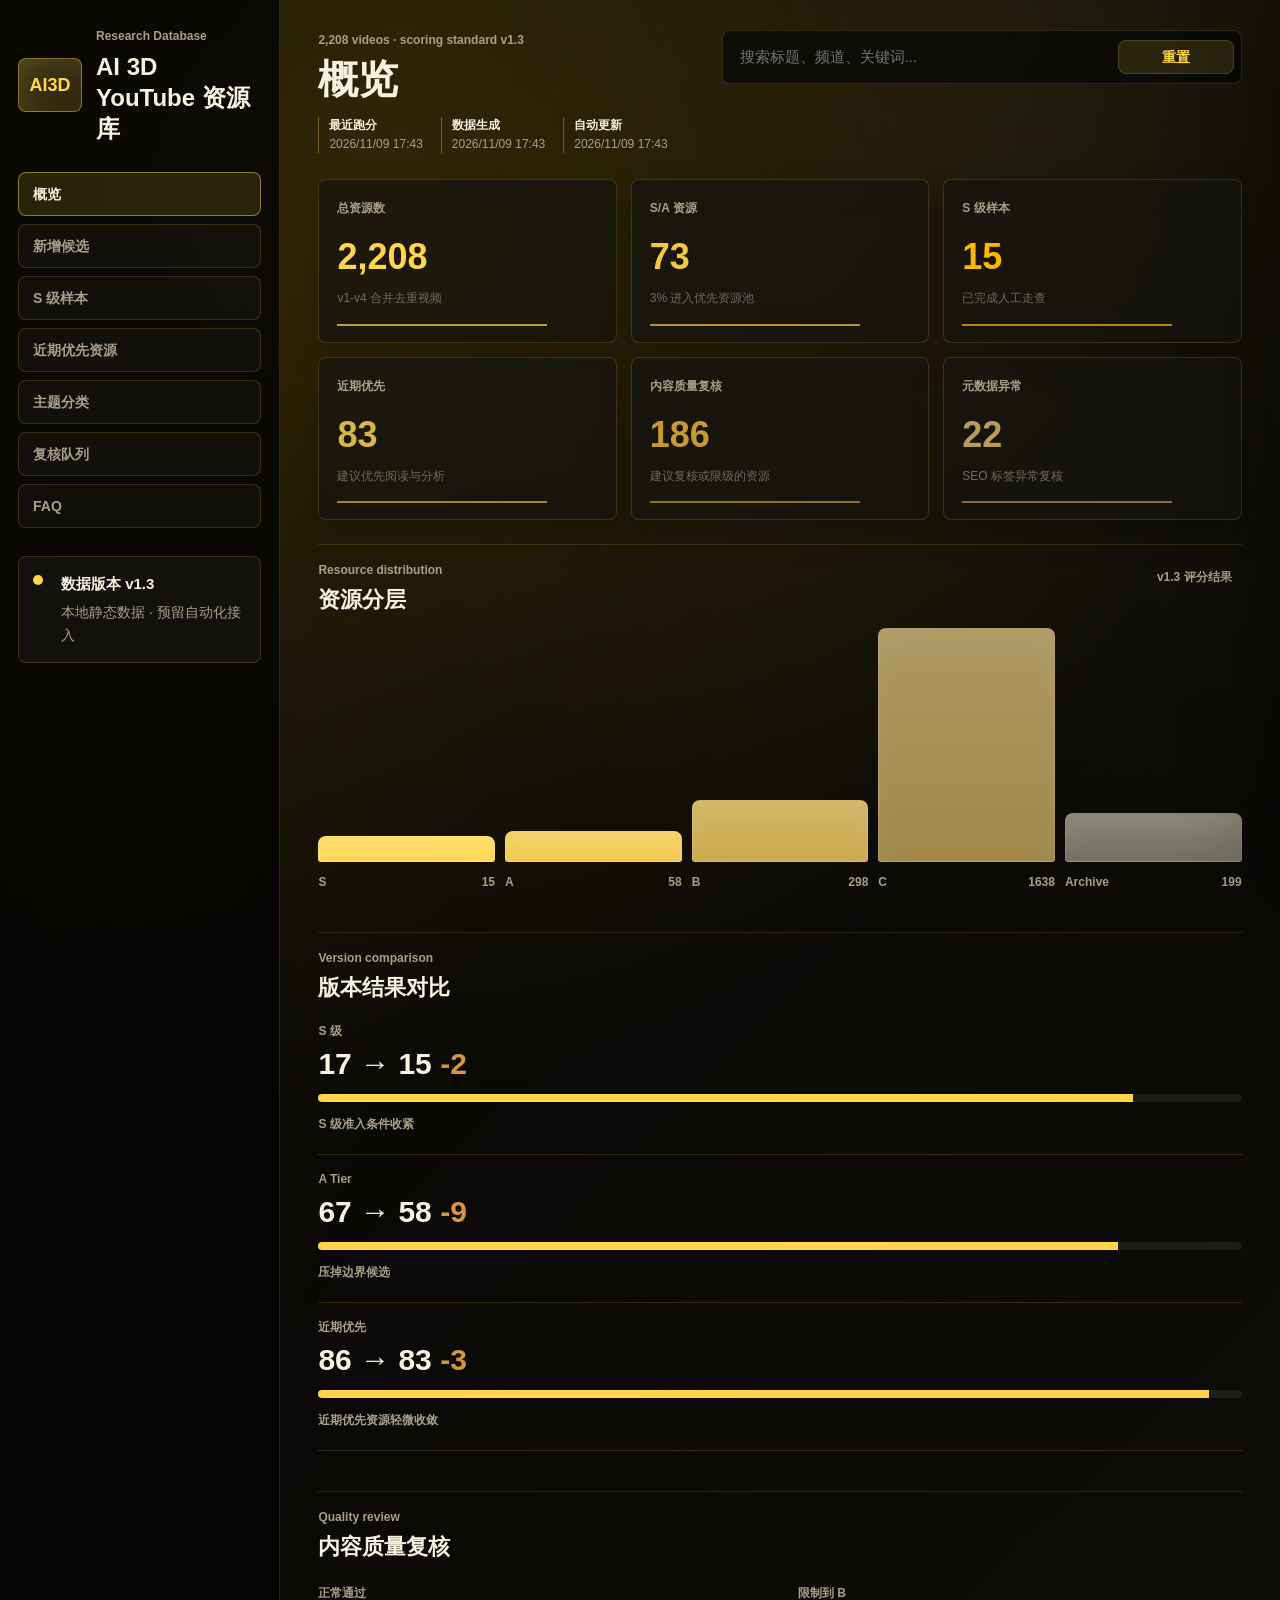
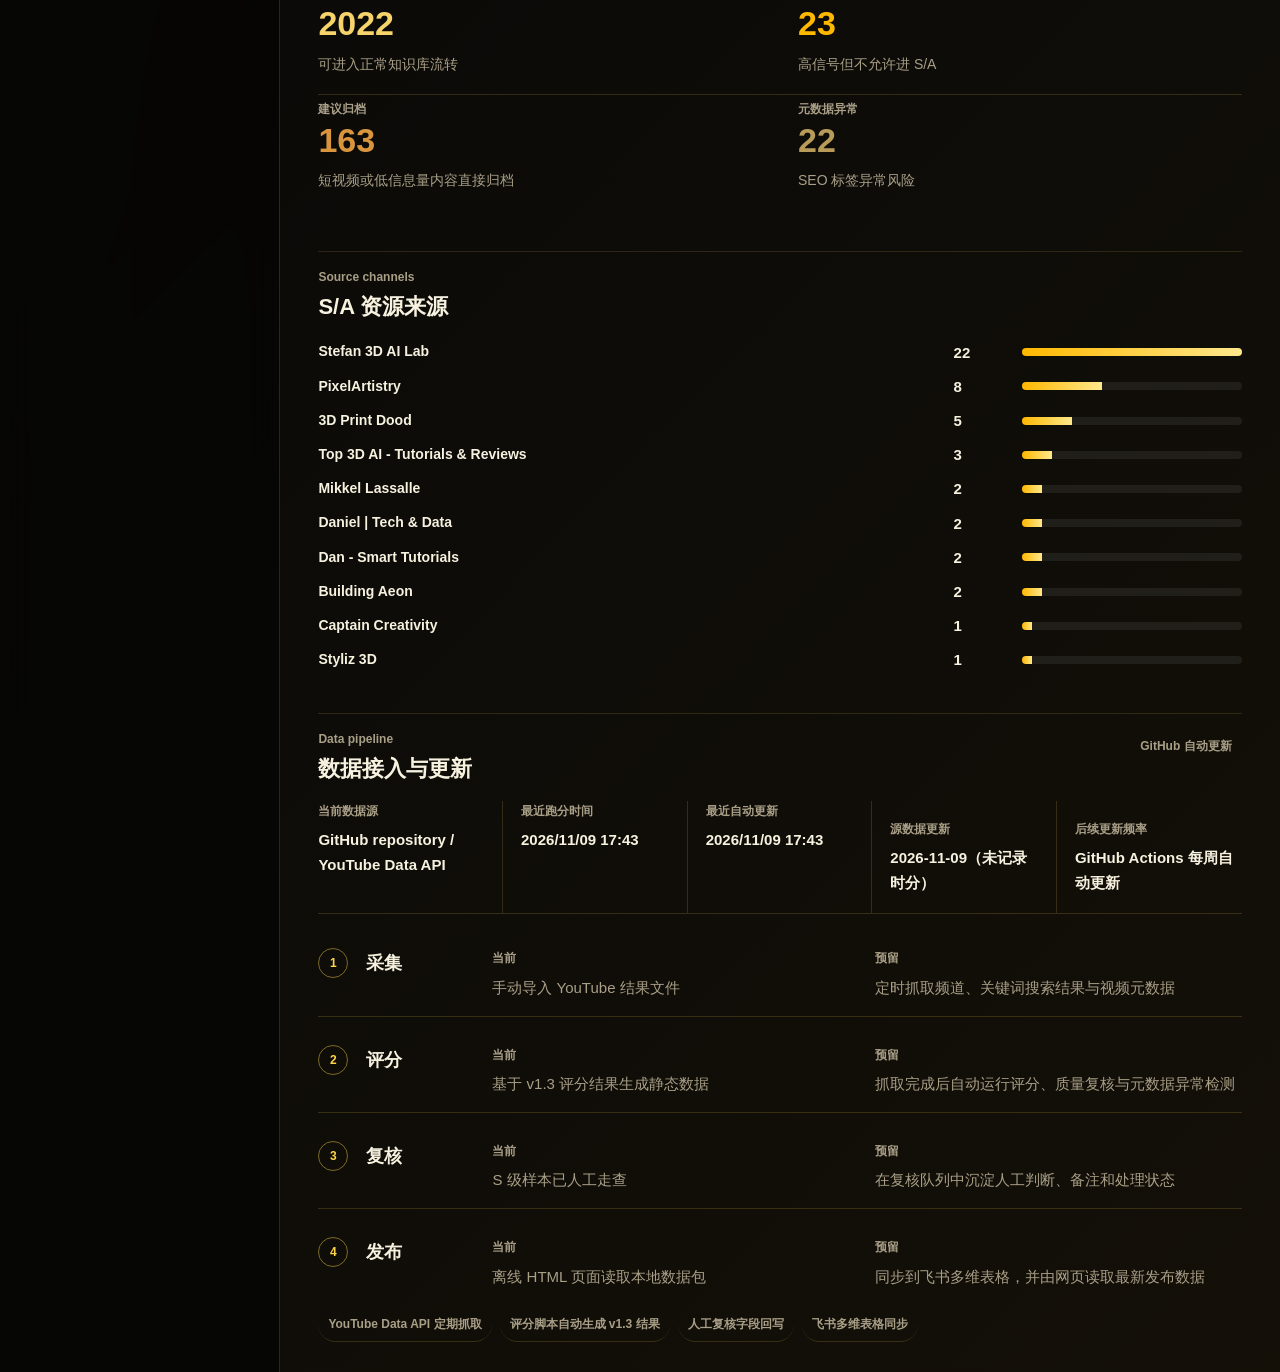
<file: deploy-ai3d-youtube-dashboard-v1/index.html>
<!doctype html>
<html lang="zh-CN">
  <head>
    <meta charset="UTF-8" />
    <meta name="viewport" content="width=device-width, initial-scale=1.0" />
    <meta name="robots" content="noindex, nofollow" />
    <title>AI 3D YouTube Research Database</title>
    <link rel="stylesheet" href="./assets/styles.css" />
  </head>
  <body>
    <canvas id="signalCanvas" aria-hidden="true"></canvas>

    <div class="shell">
      <aside class="sidebar">
        <div class="brand">
          <div class="brand-mark">AI3D</div>
          <div>
            <p class="eyebrow">Research Database</p>
            <h1>AI 3D YouTube 资源库</h1>
          </div>
        </div>

        <nav class="nav" aria-label="Dashboard sections">
          <button class="nav-item active" data-view="overview">概览</button>
          <button class="nav-item" data-view="new">新增候选</button>
          <button class="nav-item" data-view="tier-s">S 级样本</button>
          <button class="nav-item" data-view="current">近期优先资源</button>
          <button class="nav-item" data-view="map">主题分类</button>
          <button class="nav-item" data-view="review">复核队列</button>
          <button class="nav-item" data-view="faq">FAQ</button>
        </nav>

        <div class="signal-panel">
          <span class="pulse"></span>
          <div>
            <strong>数据版本 v1.3</strong>
            <p>本地静态数据 · 预留自动化接入</p>
          </div>
        </div>
      </aside>

      <main class="main">
        <header class="topbar">
          <div>
            <p class="eyebrow" id="datasetMeta">Loading dataset</p>
            <h2 id="viewTitle">概览</h2>
            <div class="run-meta" id="runMeta" aria-label="数据更新时间"></div>
          </div>
          <div class="search-wrap">
            <input id="searchInput" type="search" placeholder="搜索标题、频道、关键词..." />
            <button id="resetFilters" title="重置筛选">重置</button>
          </div>
        </header>

        <section class="view active" id="overview">
          <div class="kpi-grid" id="kpiGrid"></div>

          <div class="dashboard-grid">
            <article class="panel panel-wide">
              <div class="panel-head">
                <div>
                  <p class="eyebrow">Resource distribution</p>
                  <h3>资源分层</h3>
                </div>
                <span class="chip">v1.3 评分结果</span>
              </div>
              <div class="tier-stage" id="tierStage"></div>
            </article>

            <article class="panel">
              <div class="panel-head">
                <div>
                  <p class="eyebrow">Version comparison</p>
                  <h3>版本结果对比</h3>
                </div>
              </div>
              <div class="delta-stack" id="deltaStack"></div>
            </article>

            <article class="panel">
              <div class="panel-head">
                <div>
                  <p class="eyebrow">Quality review</p>
                  <h3>内容质量复核</h3>
                </div>
              </div>
              <div class="risk-grid" id="riskGrid"></div>
            </article>

            <article class="panel panel-wide">
              <div class="panel-head">
                <div>
                  <p class="eyebrow">Source channels</p>
                  <h3>S/A 资源来源</h3>
                </div>
              </div>
              <div class="channel-board" id="channelBoard"></div>
            </article>

            <article class="panel panel-wide">
              <div class="panel-head">
                <div>
                  <p class="eyebrow">Data pipeline</p>
                  <h3>数据接入与更新</h3>
                </div>
                <span class="chip" id="pipelineMode">Static</span>
              </div>
              <div class="pipeline-board" id="pipelineBoard"></div>
            </article>

            <article class="panel search-results-panel" id="overviewSearchPanel">
              <div class="panel-head">
                <div>
                  <p class="eyebrow">Search results</p>
                  <h3>检索结果</h3>
                </div>
                <span class="chip" id="overviewSearchCount">0</span>
              </div>
              <div class="card-grid compact-grid" id="overviewSearchGrid"></div>
            </article>
          </div>
        </section>

        <section class="view" id="tier-s">
          <div class="section-intro">
            <div>
              <p class="eyebrow">Validated S-tier samples</p>
              <h3>S 级人工走查样本</h3>
            </div>
            <div class="filter-row" id="sFilters"></div>
          </div>
          <div class="card-grid spotlight-grid" id="sGrid"></div>
        </section>

        <section class="view" id="new">
          <div class="section-intro">
            <div>
              <p class="eyebrow">New candidates</p>
              <h3>自动更新新增候选</h3>
            </div>
            <div class="filter-row" id="newFilters"></div>
          </div>
          <div class="review-matrix" id="newMatrix"></div>
          <div class="workload-strip" id="newWorkload"></div>
          <div class="review-export">
            <div>
              <p class="eyebrow">Manual review draft</p>
              <h3>本轮人工标记</h3>
              <p>点击候选卡片上的按钮后，这里会生成待复核清单和可合并到 manual-review.json 的记录。</p>
            </div>
            <div class="review-export-actions">
              <span id="reviewDraftCount">0 条</span>
              <button id="exportReviewDecisions" type="button">导出 JSON</button>
              <button id="clearReviewDecisions" type="button">清空本轮</button>
            </div>
          </div>
          <div class="review-focus-list" id="reviewFocusList"></div>
          <pre class="review-draft" id="reviewDraft">尚未标记候选。</pre>
          <div class="card-grid compact-grid" id="newGrid"></div>
        </section>

        <section class="view" id="current">
          <div class="section-intro">
            <div>
              <p class="eyebrow">Priority resources</p>
              <h3>近期优先资源</h3>
            </div>
            <div class="filter-row" id="currentFilters"></div>
          </div>
          <div class="radar-layout">
            <div class="intel-lanes" id="intelLanes"></div>
            <div class="card-grid compact-grid" id="currentGrid"></div>
          </div>
        </section>

        <section class="view" id="map">
          <div class="section-intro">
            <div>
              <p class="eyebrow">Topic taxonomy</p>
              <h3>主题分类</h3>
            </div>
            <span class="chip">点击分类筛选视频</span>
          </div>
          <div class="map-layout">
            <div class="knowledge-map" id="knowledgeMap"></div>
            <div class="card-grid compact-grid" id="mapGrid"></div>
          </div>
        </section>

        <section class="view" id="review">
          <div class="section-intro">
            <div>
              <p class="eyebrow">Review queue</p>
              <h3>内容质量与元数据复核</h3>
            </div>
            <div class="filter-row" id="reviewFilters"></div>
          </div>
          <div class="review-matrix" id="reviewMatrix"></div>
          <div class="card-grid compact-grid" id="reviewGrid"></div>
        </section>

        <section class="view" id="faq">
          <div class="section-intro">
            <div>
              <p class="eyebrow">Product FAQ</p>
              <h3>常见问题</h3>
            </div>
            <span class="chip">AI 3D YouTube 资源库</span>
          </div>

          <div class="faq-hero">
            <div>
              <p class="eyebrow">What this product does</p>
              <h3>一个持续更新的 AI 3D 视频情报库</h3>
              <p>它把 YouTube 上和 AI 3D 相关的公开内容整理成可检索、可筛选、可复核的资源库，用于追踪竞品动态、工作流案例、评测内容和市场信号。</p>
            </div>
            <div class="faq-status">
              <span>自动更新</span>
              <span>机器预筛</span>
              <span>人工审核草稿</span>
              <span>GitHub Pages 发布</span>
            </div>
          </div>

          <div class="faq-layout">
            <article class="faq-group">
              <p class="eyebrow">基础说明</p>
              <details open>
                <summary>这个资源库是做什么的？</summary>
                <p>这是一个面向 AI 3D 领域的 YouTube 资源库，用于持续追踪竞品动态、工作流案例、评测内容、教程资源和市场信号。它不是普通视频收藏夹，而是把视频按相关性、战略价值、主题类别和审核状态进行整理。</p>
              </details>
              <details>
                <summary>资源从哪里来？</summary>
                <p>当前主要来源是 YouTube Data API。系统会根据预设关键词、频道和主题方向抓取公开视频。后续可以扩展到固定频道追踪、竞品官方渠道、手动指定链接和其他公开来源。</p>
              </details>
              <details>
                <summary>这个网站是否公开？</summary>
                <p>当前网站通过 GitHub Pages 公开访问。资源来自公开互联网内容，不包含私密视频或内部机密数据。</p>
              </details>
            </article>

            <article class="faq-group">
              <p class="eyebrow">数据与评分</p>
              <details open>
                <summary>资源会自动更新吗？</summary>
                <p>会。当前通过 GitHub Actions 定期运行更新流程，抓取最近一段时间的新视频，补充 metadata、评分和候选状态。数据更新后，GitHub Pages 会自动发布到线上页面。</p>
              </details>
              <details>
                <summary>评分是怎么来的？</summary>
                <p>每条视频会根据内容相关性、战略价值、市场信号等维度进行自动评分，并初步划分为 S / A / B / C / Archive 等层级。评分用于排序和预筛，不代表最终人工判断。</p>
              </details>
              <details>
                <summary>S 级样本是什么意思？</summary>
                <p>S 级样本是当前资源库中最值得重点关注的高价值视频，通常具备较强的 AI 3D 相关性、产品或竞品参考价值，或者明确的工作流启发。</p>
              </details>
            </article>

            <article class="faq-group">
              <p class="eyebrow">新增候选与人工审核</p>
              <details open>
                <summary>新增候选是什么？</summary>
                <p>新增候选是自动更新中新发现的视频。系统会先把它们分为“优先确认”“待判断”“低优先观察”“建议归档”等队列，减少人工从零筛选的成本。</p>
              </details>
              <details>
                <summary>每条新增视频都需要人工复核吗？</summary>
                <p>不需要。人工主要关注“优先确认”和“待判断”两类。低优先观察和建议归档通常可以暂时跳过，只在抽查或专题扩库时再看。</p>
              </details>
              <details>
                <summary>“收录 / 归档 / 待复核”按钮会直接写回数据库吗？</summary>
                <p>当前不会直接写回 GitHub。按钮会先在浏览器本地生成一份人工审核草稿，你可以导出 JSON，再通过回写流程合并到 manual-review.json。这是为了避免在静态网页中暴露写入权限。</p>
              </details>
            </article>

            <article class="faq-group">
              <p class="eyebrow">运营与后续扩展</p>
              <details open>
                <summary>为什么不直接在网页里保存审核结果？</summary>
                <p>当前网站部署在 GitHub Pages，是静态网页。静态网页不能安全地直接修改 GitHub 仓库。如果要实现一键保存，需要额外接入安全后端，例如 GitHub App、Cloudflare Worker 或飞书多维表格 API。</p>
              </details>
              <details>
                <summary>数据会不会丢失或倒退？</summary>
                <p>正常自动更新不会主动删除历史资源。后续会加入防倒退保护：如果新一次更新后的总资源数低于上一版，系统将不提交结果，避免误上传或数据覆盖导致资源库回退。</p>
              </details>
              <details>
                <summary>之后会接飞书多维表格吗？</summary>
                <p>可以。飞书适合作为人工审核、多人协作和状态管理后台。推荐流程是：网页用于浏览和筛选，飞书用于审核回写、备注和多人协作，GitHub Pages 用于对外展示。</p>
              </details>
            </article>
          </div>
        </section>
      </main>
    </div>

    <aside class="drawer" id="detailDrawer" aria-hidden="true">
      <button class="drawer-close" id="drawerClose" title="关闭">×</button>
      <div id="drawerContent"></div>
    </aside>

    <script src="./data/dashboard-data.js"></script>
    <script src="./data/automation-config.js"></script>
    <script src="./assets/app.js"></script>
  </body>
</html>
</file>
<file: deploy-ai3d-youtube-dashboard-v1/assets/styles.css>
:root {
  color-scheme: dark;
  --bg: #080807;
  --bg-2: #11100d;
  --panel: rgba(21, 20, 16, 0.88);
  --panel-solid: #17150f;
  --line: rgba(255, 214, 91, 0.16);
  --line-strong: rgba(255, 214, 91, 0.32);
  --text: #f7f1df;
  --muted: #a99f87;
  --dim: #726a58;
  --cyan: #ffd64a;
  --amber: #ffb800;
  --red: #d9953d;
  --green: #f6d36b;
  --steel: #c9b27a;
  --violet: #b89b58;
  --shadow: 0 18px 42px rgba(0, 0, 0, 0.34);
  --radius: 8px;
  --font: -apple-system, BlinkMacSystemFont, "SF Pro Display", "SF Pro Text", "PingFang SC", "Hiragino Sans GB", "Helvetica Neue", Arial, sans-serif;
  --type-display: 40px;
  --type-h1: 24px;
  --type-h2: 22px;
  --type-h3: 18px;
  --type-body: 15px;
  --type-body-sm: 14px;
  --type-caption: 12px;
  --type-label: 12px;
  --type-button: 14px;
  --leading-tight: 1.16;
  --leading-heading: 1.28;
  --leading-body: 1.68;
  --leading-caption: 1.45;
}


* {
  box-sizing: border-box;
}

html,
body {
  min-height: 100%;
}

body {
  margin: 0;
  overflow-x: hidden;
  background:
    radial-gradient(circle at 28% 8%, rgba(255, 184, 0, 0.14), transparent 30%),
    radial-gradient(circle at 78% 0%, rgba(255, 214, 74, 0.08), transparent 28%),
    linear-gradient(110deg, rgba(255, 214, 74, 0.055), transparent 34%),
    linear-gradient(135deg, #050504 0%, #0c0b08 52%, #141008 100%);
  color: var(--text);
  font-family: var(--font);
  font-size: var(--type-body);
  line-height: var(--leading-body);
  text-align: left;
  -moz-osx-font-smoothing: grayscale;
  -webkit-font-smoothing: antialiased;
  text-rendering: optimizeLegibility;
}


button,
input {
  font: inherit;
}

button {
  color: inherit;
  line-height: var(--leading-tight);
}

#signalCanvas {
  inset: 0;
  opacity: 0.1;
  pointer-events: none;
  position: fixed;
  z-index: 0;
}

.shell {
  display: grid;
  grid-template-columns: 280px minmax(0, 1fr);
  min-height: 100vh;
  position: relative;
  z-index: 1;
}

.sidebar {
  align-content: start;
  backdrop-filter: blur(18px);
  background: rgba(5, 5, 4, 0.82);
  border-right: 1px solid var(--line);
  display: grid;
  gap: 28px;
  min-height: 100vh;
  padding: 26px 18px;
  position: sticky;
  top: 0;
}

.brand {
  align-items: center;
  display: grid;
  gap: 14px;
  grid-template-columns: 64px 1fr;
}

.brand-mark {
  align-items: center;
  background:
    linear-gradient(135deg, rgba(255, 214, 74, 0.22), rgba(255, 184, 0, 0.08)),
    #11100b;
  border: 1px solid rgba(255, 214, 74, 0.42);
  border-radius: var(--radius);
  box-shadow: inset 0 0 28px rgba(255, 214, 74, 0.11);
  color: var(--cyan);
  display: grid;
  font-size: var(--type-h3);
  font-weight: 850;
  height: 54px;
  justify-content: center;
  letter-spacing: 0;
}

.eyebrow {
  color: var(--muted);
  font-size: var(--type-caption);
  font-weight: 760;
  letter-spacing: 0;
  margin: 0 0 6px;
  text-transform: none;
}

h1,
h2,
h3,
p {
  margin-top: 0;
}

h1 {
  font-size: var(--type-h1);
  font-weight: 780;
  line-height: var(--leading-heading);
  margin-bottom: 0;
}

h2 {
  font-size: var(--type-display);
  font-weight: 820;
  line-height: var(--leading-tight);
  margin: 0;
}

h3 {
  font-size: var(--type-h2);
  font-weight: 760;
  line-height: var(--leading-heading);
  margin-bottom: 0;
}

.nav {
  display: grid;
  gap: 8px;
}

.nav-item,
.search-wrap button,
.pill,
.drawer-close {
  border: 1px solid var(--line);
  border-radius: var(--radius);
  cursor: pointer;
}

.nav-item {
  background: rgba(255, 255, 255, 0.03);
  color: var(--muted);
  font-size: var(--type-button);
  font-weight: 720;
  min-height: 44px;
  padding: 0 14px;
  text-align: left;
  transition: 160ms ease;
}

.nav-item:hover,
.nav-item.active {
  background: rgba(255, 214, 74, 0.13);
  border-color: rgba(255, 214, 74, 0.48);
  color: var(--text);
}

.signal-panel {
  align-items: start;
  background: rgba(255, 255, 255, 0.04);
  border: 1px solid var(--line);
  border-radius: var(--radius);
  display: grid;
  gap: 12px;
  grid-template-columns: 16px 1fr;
  margin-top: auto;
  padding: 14px;
}

.signal-panel p {
  color: var(--muted);
  font-size: var(--type-body-sm);
  line-height: var(--leading-body);
  margin: 4px 0 0;
}

.pulse {
  background: var(--cyan);
  border-radius: 50%;
  height: 10px;
  margin-top: 4px;
  width: 10px;
}

.main {
  min-width: 0;
  padding: 30px clamp(28px, 3vw, 52px);
}

.topbar {
  align-items: flex-start;
  display: grid;
  gap: 24px;
  grid-template-columns: minmax(0, 1fr) minmax(340px, 520px);
  margin-bottom: 26px;
  position: relative;
  z-index: 2;
}

.search-wrap {
  align-items: center;
  background: rgba(8, 8, 7, 0.78);
  border: 1px solid var(--line);
  border-radius: var(--radius);
  display: grid;
  gap: 8px;
  grid-template-columns: minmax(240px, 380px) auto;
  padding: 7px;
  position: relative;
  z-index: 3;
}

.run-meta {
  display: flex;
  flex-wrap: wrap;
  gap: 8px 18px;
  margin-top: 14px;
  max-width: 780px;
}

.run-meta span {
  border-left: 1px solid var(--line-strong);
  color: var(--muted);
  font-size: var(--type-caption);
  line-height: var(--leading-caption);
  padding-left: 10px;
}

.run-meta b {
  color: var(--text);
  display: block;
  font-size: var(--type-label);
  font-weight: 760;
  margin-bottom: 2px;
}

.search-wrap input {
  background: transparent;
  border: 0;
  color: var(--text);
  font-size: var(--type-body);
  line-height: var(--leading-body);
  min-height: 38px;
  outline: 0;
  padding: 0 10px;
}

.search-wrap button {
  background: rgba(255, 214, 74, 0.13);
  color: var(--cyan);
  font-size: var(--type-button);
  font-weight: 760;
  height: 34px;
  padding: 0 13px;
}

.view {
  display: none;
}

.view.active {
  display: block;
}

.kpi-grid {
  display: grid;
  gap: 14px;
  grid-template-columns: repeat(3, minmax(0, 1fr));
  margin-bottom: 40px;
}

.video-card,
.map-node,
.lane {
  backdrop-filter: blur(18px);
  background: var(--panel);
  border: 1px solid var(--line);
  border-radius: var(--radius);
  box-shadow: var(--shadow);
}

.kpi {
  backdrop-filter: blur(18px);
  background: rgba(21, 20, 16, 0.72);
  border: 1px solid var(--line);
  border-radius: var(--radius);
  box-shadow: 0 14px 32px rgba(0, 0, 0, 0.22);
  min-height: 142px;
  overflow: hidden;
  padding: 18px;
  position: relative;
}

.kpi:last-child {
  border-right: 1px solid var(--line);
}

.kpi::after {
  background: currentColor;
  bottom: 16px;
  content: "";
  height: 2px;
  left: 18px;
  opacity: 0.7;
  position: absolute;
  width: min(210px, calc(100% - 36px));
}

.kpi small {
  color: var(--muted);
  display: block;
  font-size: var(--type-label);
  font-weight: 720;
  margin-bottom: 18px;
}

.kpi strong {
  display: block;
  font-size: 36px;
  line-height: var(--leading-tight);
}

.kpi span {
  color: var(--dim);
  display: block;
  font-size: var(--type-caption);
  line-height: var(--leading-caption);
  margin-top: 12px;
  padding-bottom: 16px;
}

.dashboard-grid {
  display: grid;
  column-gap: 56px;
  row-gap: 56px;
  grid-template-columns: minmax(620px, 1.28fr) minmax(360px, 0.72fr);
}

.panel {
  min-height: 0;
  padding: 0;
  position: relative;
}

.panel::before {
  background: var(--line);
  content: "";
  height: 1px;
  left: 0;
  opacity: 0.85;
  position: absolute;
  right: 0;
  top: -16px;
}

.panel-wide {
  grid-column: span 1;
}

.panel-head,
.section-intro {
  align-items: start;
  display: flex;
  gap: 16px;
  justify-content: space-between;
  margin-bottom: 18px;
}

.panel-head > div,
.section-intro > div,
.topbar > div:first-child {
  max-width: 720px;
}

.chip {
  background: transparent;
  border: 0;
  border-radius: 999px;
  color: var(--muted);
  flex: none;
  font-size: var(--type-label);
  font-weight: 720;
  padding: 7px 10px;
}

.tier-stage {
  align-items: end;
  display: grid;
  gap: 10px;
  grid-template-columns: repeat(5, 1fr);
  min-height: 260px;
}

.tier-bar {
  align-content: end;
  display: grid;
  gap: 10px;
  height: 238px;
}

.tier-column {
  background:
    linear-gradient(180deg, rgba(255, 255, 255, 0.17), rgba(255, 255, 255, 0.03)),
    var(--tone);
  border: 1px solid rgba(255, 255, 255, 0.12);
  border-radius: var(--radius) var(--radius) 3px 3px;
  box-shadow: inset 0 16px 30px rgba(255, 255, 255, 0.06);
  min-height: 12px;
  transition: 180ms ease;
}

.tier-bar:hover .tier-column {
  filter: brightness(1.18);
  transform: translateY(-4px);
}

.tier-label {
  color: var(--muted);
  display: flex;
  font-size: var(--type-label);
  font-weight: 720;
  justify-content: space-between;
}

.delta-stack {
  display: grid;
  gap: 0;
}

.delta-row {
  border-bottom: 1px solid var(--line);
  padding: 14px 0;
}

.delta-row:first-child {
  padding-top: 0;
}

.delta-row strong {
  display: block;
  font-size: 30px;
  line-height: var(--leading-tight);
}

.delta-track {
  background: rgba(255, 255, 255, 0.07);
  border-radius: 999px;
  height: 8px;
  margin-top: 12px;
  overflow: hidden;
}

.delta-fill {
  background: var(--cyan);
  height: 100%;
}

.risk-grid {
  display: grid;
  gap: 0;
  grid-template-columns: 1fr 1fr;
}

.risk-card {
  border-bottom: 1px solid var(--line);
  min-height: 116px;
  padding: 0 18px 18px 0;
}

.risk-card:nth-child(2n) {
  padding-left: 18px;
  padding-right: 0;
}

.risk-card:nth-child(-n + 2) {
  padding-top: 0;
}

.risk-card:nth-last-child(-n + 2) {
  border-bottom: 0;
  padding-bottom: 0;
}

.risk-card strong {
  display: block;
  font-size: 34px;
  line-height: var(--leading-tight);
}

.risk-card span {
  color: var(--muted);
  display: block;
  font-size: var(--type-body-sm);
  line-height: var(--leading-body);
  margin-top: 9px;
}

.pipeline-board {
  display: grid;
  gap: 18px;
}

.pipeline-summary {
  display: grid;
  border-bottom: 1px solid var(--line);
  gap: 0;
  grid-template-columns: repeat(auto-fit, minmax(180px, 1fr));
}

.pipeline-summary div,
.pipeline-step {
  background: transparent;
  border: 0;
  border-radius: 0;
  padding: 0;
}

.pipeline-summary div {
  border-right: 1px solid var(--line);
  padding: 0 18px 18px 0;
}

.pipeline-summary div + div {
  padding-left: 18px;
}

.pipeline-summary div:last-child {
  border-right: 0;
  padding-right: 0;
}

.pipeline-summary div:nth-child(n + 4) {
  padding-top: 18px;
}

.pipeline-summary span,
.pipeline-step span {
  color: var(--muted);
  display: block;
  font-size: var(--type-label);
  font-weight: 720;
  margin-bottom: 6px;
}

.pipeline-summary strong {
  display: block;
  font-size: var(--type-body);
  line-height: var(--leading-body);
  overflow-wrap: anywhere;
}

.pipeline-steps {
  display: grid;
  gap: 12px;
  grid-template-columns: 1fr;
}

.pipeline-step {
  align-items: start;
  display: grid;
  border-bottom: 1px solid var(--line);
  gap: 16px;
  grid-template-columns: 32px 110px minmax(0, 1fr) minmax(0, 1fr);
  padding: 16px 0;
}

.pipeline-step:last-child {
  border-bottom: 0;
  padding-bottom: 0;
}

.step-index {
  align-items: center;
  background: transparent;
  border: 1px solid rgba(255, 214, 74, 0.46);
  border-radius: 50%;
  color: var(--cyan);
  display: grid;
  font-size: var(--type-label);
  font-weight: 820;
  height: 30px;
  justify-content: center;
  width: 30px;
}

.pipeline-step strong {
  display: block;
  font-size: var(--type-h3);
  line-height: var(--leading-heading);
  margin-top: 4px;
}

.pipeline-step p {
  color: var(--muted);
  font-size: var(--type-body);
  line-height: var(--leading-body);
  margin-bottom: 0;
}

.pipeline-step p:last-child {
  margin-bottom: 0;
}

.search-results-panel {
  display: none;
  grid-column: 1 / -1;
}

.search-results-panel.visible {
  display: block;
}

.integration-list {
  display: flex;
  flex-wrap: wrap;
  gap: 8px;
}

.integration-list span {
  background: transparent;
  border: 0;
  border-bottom: 1px solid var(--line);
  border-radius: 999px;
  color: var(--muted);
  font-size: var(--type-label);
  font-weight: 720;
  padding: 7px 10px;
}

.channel-board {
  display: grid;
  gap: 9px;
}

.channel-row {
  align-items: center;
  display: grid;
  gap: 10px;
  grid-template-columns: minmax(120px, 1fr) 58px minmax(100px, 220px);
}

.channel-name {
  color: var(--text);
  font-size: var(--type-body-sm);
  font-weight: 680;
  overflow: hidden;
  text-overflow: ellipsis;
  white-space: nowrap;
}

.channel-bar {
  background: rgba(255, 255, 255, 0.07);
  border-radius: 999px;
  height: 8px;
  overflow: hidden;
}

.channel-bar span {
  background: linear-gradient(90deg, var(--amber), #ffe88c);
  display: block;
  height: 100%;
}

.section-intro {
  align-items: flex-start;
  margin-bottom: 18px;
}

.filter-row {
  display: flex;
  flex-wrap: wrap;
  gap: 8px;
  justify-content: flex-start;
  max-width: 520px;
}

.pill {
  background: rgba(255, 255, 255, 0.035);
  border-color: rgba(255, 214, 91, 0.2);
  color: var(--muted);
  font-size: var(--type-button);
  font-weight: 720;
  min-height: 34px;
  padding: 0 12px;
}

.pill.active {
  background: rgba(255, 214, 74, 0.13);
  border-color: rgba(255, 214, 74, 0.45);
  color: var(--text);
}

.card-grid {
  display: grid;
  gap: 24px;
}

.spotlight-grid {
  grid-template-columns: repeat(auto-fit, minmax(340px, 1fr));
}

.compact-grid {
  grid-template-columns: repeat(auto-fit, minmax(320px, 1fr));
}

.video-card {
  cursor: pointer;
  display: grid;
  grid-template-rows: auto 1fr;
  min-height: 380px;
  overflow: hidden;
  transition: 170ms ease;
}

.video-card:hover {
  border-color: rgba(255, 214, 74, 0.48);
  transform: translateY(-3px);
}

.thumb {
  aspect-ratio: 16 / 9;
  background:
    linear-gradient(135deg, rgba(255, 214, 74, 0.16), rgba(255, 184, 0, 0.11)),
    #14120c;
  overflow: hidden;
  position: relative;
}

.thumb img {
  display: block;
  height: 100%;
  object-fit: cover;
  opacity: 0.84;
  width: 100%;
}

.thumb::after {
  background: linear-gradient(180deg, transparent 46%, rgba(8, 14, 16, 0.9));
  content: "";
  inset: 0;
  position: absolute;
}

.score-badge {
  background: rgba(4, 9, 10, 0.8);
  border: 1px solid rgba(255, 255, 255, 0.18);
  border-radius: var(--radius);
  color: var(--cyan);
  font-size: var(--type-h2);
  font-weight: 850;
  left: 12px;
  padding: 7px 9px;
  position: absolute;
  top: 12px;
  z-index: 2;
}

.tier-badge {
  background: var(--tier);
  border-radius: var(--radius);
  color: #081012;
  font-size: var(--type-label);
  font-weight: 820;
  padding: 6px 8px;
  position: absolute;
  right: 12px;
  top: 12px;
  z-index: 2;
}

.card-body {
  display: grid;
  gap: 12px;
  justify-items: start;
  padding: 15px;
}

.video-title {
  font-size: var(--type-h3);
  font-weight: 740;
  line-height: var(--leading-heading);
  margin: 0;
}

.meta-line {
  color: var(--muted);
  display: flex;
  flex-wrap: wrap;
  font-size: var(--type-caption);
  line-height: var(--leading-caption);
  gap: 7px;
}

.tag-line {
  display: flex;
  flex-wrap: wrap;
  gap: 7px;
}

.mini-tag {
  background: rgba(255, 255, 255, 0.055);
  border: 1px solid var(--line);
  border-radius: 999px;
  color: var(--muted);
  font-size: var(--type-label);
  font-weight: 720;
  padding: 5px 7px;
}

.new-candidate-tag {
  background: rgba(255, 214, 74, 0.16);
  border-color: rgba(255, 214, 74, 0.4);
  color: var(--text);
}

.decision-tag {
  background: rgba(246, 211, 107, 0.18);
  border-color: rgba(246, 211, 107, 0.44);
  color: var(--text);
}

.suggestion-line {
  border-left: 2px solid rgba(255, 214, 74, 0.48);
  display: grid;
  gap: 3px;
  padding-left: 10px;
}

.suggestion-line b {
  color: var(--text);
  font-size: var(--type-body-sm);
  line-height: var(--leading-caption);
}

.suggestion-line span {
  color: var(--muted);
  display: block;
  font-size: var(--type-body-sm);
  line-height: var(--leading-caption);
}

.quick-actions,
.drawer-actions,
.review-export-actions {
  display: flex;
  flex-wrap: wrap;
  gap: 8px;
}

.quick-actions button,
.drawer-actions button,
.review-export-actions button {
  background: rgba(255, 255, 255, 0.035);
  border: 1px solid rgba(255, 214, 91, 0.22);
  border-radius: var(--radius);
  color: var(--muted);
  cursor: pointer;
  font-size: var(--type-label);
  font-weight: 760;
  min-height: 30px;
  padding: 0 10px;
  transition: 150ms ease;
}

.quick-actions button:hover,
.drawer-actions button:hover,
.review-export-actions button:hover {
  background: rgba(255, 214, 74, 0.12);
  border-color: rgba(255, 214, 74, 0.48);
  color: var(--text);
}

.drawer-actions {
  margin-top: 14px;
}

.score-bars {
  display: grid;
  gap: 7px;
}

.score-bar {
  display: grid;
  gap: 7px;
  grid-template-columns: 86px 1fr 34px;
  align-items: center;
}

.score-bar span {
  color: var(--muted);
  font-size: var(--type-label);
  font-weight: 720;
}

.bar-shell {
  background: rgba(255, 255, 255, 0.075);
  border-radius: 999px;
  height: 6px;
  overflow: hidden;
}

.bar-fill {
  background: var(--fill);
  height: 100%;
}

.radar-layout,
.map-layout {
  display: grid;
  gap: 14px;
  grid-template-columns: 340px minmax(0, 1fr);
}

.intel-lanes {
  display: grid;
  gap: 12px;
  align-content: start;
}

.lane {
  cursor: pointer;
  min-height: 116px;
  padding: 16px;
}

.lane.active {
  border-color: rgba(255, 214, 74, 0.5);
  box-shadow: 0 0 0 1px rgba(255, 214, 74, 0.28), var(--shadow);
}

.lane strong {
  display: block;
  font-size: 30px;
  line-height: var(--leading-tight);
}

.lane p {
  color: var(--muted);
  font-size: var(--type-body-sm);
  line-height: var(--leading-body);
  margin-bottom: 0;
}

.knowledge-map {
  align-content: start;
  display: grid;
  gap: 12px;
}

.map-node {
  cursor: pointer;
  padding: 16px;
  position: relative;
  overflow: hidden;
}

.map-node.active {
  border-color: rgba(255, 214, 74, 0.5);
}

.map-node::before {
  background: var(--node);
  content: "";
  inset: 0 auto 0 0;
  opacity: 0.88;
  position: absolute;
  width: 5px;
}

.map-node strong {
  display: block;
  font-size: 26px;
  line-height: var(--leading-tight);
}

.map-node p {
  color: var(--muted);
  font-size: var(--type-body-sm);
  line-height: var(--leading-body);
  margin: 7px 0 0;
}

.review-matrix {
  display: grid;
  gap: 14px;
  grid-template-columns: repeat(auto-fit, minmax(240px, 1fr));
  margin-bottom: 24px;
}

.review-tile {
  background: rgba(21, 20, 16, 0.62);
  border: 1px solid rgba(255, 214, 91, 0.14);
  border-radius: var(--radius);
  box-shadow: 0 12px 28px rgba(0, 0, 0, 0.18);
  color: inherit;
  min-height: 136px;
  padding: 18px;
  text-align: left;
  width: 100%;
}

.review-lane-tile {
  cursor: pointer;
  transition: 160ms ease;
}

.review-lane-tile:hover,
.review-lane-tile.active {
  background: rgba(255, 214, 74, 0.11);
  border-color: rgba(255, 214, 74, 0.42);
}

.review-tile strong {
  display: block;
  font-size: 34px;
  line-height: var(--leading-tight);
}

.review-tile p {
  color: var(--muted);
  font-size: var(--type-body-sm);
  line-height: var(--leading-body);
  margin-bottom: 0;
}

.workload-strip {
  border-bottom: 1px solid var(--line);
  border-top: 1px solid var(--line);
  display: grid;
  gap: 0;
  grid-template-columns: repeat(3, 1fr);
  margin: 0 0 24px;
}

.workload-strip div {
  border-right: 1px solid var(--line);
  min-height: 104px;
  padding: 16px 18px 16px 0;
}

.workload-strip div + div {
  padding-left: 18px;
}

.workload-strip div:last-child {
  border-right: 0;
  padding-right: 0;
}

.workload-strip strong {
  display: block;
  font-size: 30px;
  line-height: var(--leading-tight);
}

.workload-strip span {
  color: var(--muted);
  display: block;
  font-size: var(--type-body-sm);
  line-height: var(--leading-caption);
}

.review-snippet {
  background: rgba(255, 255, 255, 0.045);
  border: 1px solid var(--line);
  border-radius: var(--radius);
  color: var(--muted);
  font-family: ui-monospace, SFMono-Regular, Menlo, Consolas, monospace;
  font-size: 12px;
  line-height: 1.55;
  margin: 14px 0 0;
  overflow-x: auto;
  padding: 12px;
  white-space: pre-wrap;
}

.review-export {
  align-items: start;
  border-bottom: 1px solid var(--line);
  display: grid;
  gap: 18px;
  grid-template-columns: minmax(0, 1fr) auto;
  margin: 0 0 12px;
  padding: 0 0 18px;
}

.review-export h3 {
  font-size: var(--type-h3);
}

.review-export p {
  color: var(--muted);
  font-size: var(--type-body-sm);
  line-height: var(--leading-body);
  margin: 6px 0 0;
}

.review-export-actions {
  align-items: center;
  justify-content: flex-end;
}

.review-export-actions span {
  color: var(--muted);
  font-size: var(--type-body-sm);
  font-weight: 720;
  margin-right: 6px;
}

.review-draft {
  background: rgba(255, 255, 255, 0.035);
  border: 1px solid var(--line);
  border-radius: var(--radius);
  color: var(--muted);
  font-family: ui-monospace, SFMono-Regular, Menlo, Consolas, monospace;
  font-size: 12px;
  line-height: 1.55;
  margin: 0 0 24px;
  max-height: 280px;
  overflow: auto;
  padding: 14px;
  white-space: pre-wrap;
}

.review-focus-list {
  display: grid;
  gap: 10px;
  margin: 0 0 12px;
}

.review-empty,
.review-focus-head,
.review-focus-item {
  background: rgba(255, 255, 255, 0.035);
  border: 1px solid var(--line);
  border-radius: var(--radius);
}

.review-empty {
  display: grid;
  gap: 4px;
  padding: 14px;
}

.review-empty strong {
  font-size: 28px;
  line-height: var(--leading-tight);
}

.review-empty span,
.review-focus-head span,
.review-focus-item p,
.review-focus-item span {
  color: var(--muted);
  font-size: var(--type-body-sm);
  line-height: var(--leading-body);
}

.review-focus-head {
  align-items: start;
  display: flex;
  gap: 16px;
  justify-content: space-between;
  padding: 14px;
}

.review-focus-head h3 {
  font-size: var(--type-h3);
}

.review-focus-item {
  align-items: start;
  display: grid;
  gap: 16px;
  grid-template-columns: minmax(0, 1fr) auto;
  padding: 14px;
}

.review-focus-item strong {
  display: block;
  font-size: var(--type-body);
  line-height: var(--leading-heading);
}

.review-focus-item p {
  margin: 5px 0;
}

.review-focus-item span {
  display: block;
}

.review-focus-item a {
  border: 1px solid rgba(255, 214, 91, 0.28);
  border-radius: var(--radius);
  color: var(--cyan);
  font-size: var(--type-label);
  font-weight: 760;
  padding: 6px 10px;
  text-decoration: none;
}

.faq-hero {
  align-items: start;
  border-bottom: 1px solid var(--line);
  border-top: 1px solid var(--line);
  display: grid;
  gap: 28px;
  grid-template-columns: minmax(0, 1fr) minmax(260px, 360px);
  margin-bottom: 30px;
  padding: 22px 0;
}

.faq-hero h3 {
  font-size: 28px;
  margin-bottom: 10px;
}

.faq-hero p {
  color: var(--muted);
  font-size: var(--type-body);
  line-height: var(--leading-body);
  margin-bottom: 0;
  max-width: 760px;
}

.faq-status {
  display: grid;
  gap: 9px;
}

.faq-status span {
  border-bottom: 1px solid var(--line);
  color: var(--text);
  font-size: var(--type-body-sm);
  font-weight: 720;
  padding: 9px 0;
}

.faq-layout {
  display: grid;
  gap: 30px 42px;
  grid-template-columns: repeat(2, minmax(0, 1fr));
}

.faq-group {
  border-top: 1px solid var(--line);
  padding-top: 16px;
}

.faq-group details {
  border-bottom: 1px solid var(--line);
  padding: 13px 0;
}

.faq-group summary {
  color: var(--text);
  cursor: pointer;
  font-size: var(--type-body);
  font-weight: 760;
  line-height: var(--leading-heading);
  list-style: none;
}

.faq-group summary::-webkit-details-marker {
  display: none;
}

.faq-group summary::after {
  color: var(--cyan);
  content: "+";
  float: right;
  font-weight: 760;
  margin-left: 16px;
}

.faq-group details[open] summary::after {
  content: "-";
}

.faq-group details p {
  color: var(--muted);
  font-size: var(--type-body-sm);
  line-height: var(--leading-body);
  margin: 10px 0 0;
}

.drawer {
  background: rgba(8, 15, 17, 0.94);
  border-left: 1px solid var(--line-strong);
  box-shadow: -34px 0 80px rgba(0, 0, 0, 0.45);
  height: 100vh;
  max-width: min(560px, 94vw);
  overflow-y: auto;
  padding: 22px;
  position: fixed;
  right: 0;
  top: 0;
  transform: translateX(105%);
  transition: 220ms ease;
  width: 560px;
  z-index: 4;
}

.drawer.open {
  transform: translateX(0);
}

.drawer-close {
  background: rgba(255, 255, 255, 0.06);
  color: var(--text);
  font-size: 30px;
  line-height: var(--leading-tight);
  height: 42px;
  line-height: 1;
  position: sticky;
  top: 0;
  width: 42px;
  z-index: 5;
}

.drawer-hero {
  border-radius: var(--radius);
  margin: 12px 0 18px;
  overflow: hidden;
}

.drawer-hero img {
  display: block;
  width: 100%;
}

.drawer h3 {
  font-size: 28px;
  line-height: var(--leading-heading);
  margin-bottom: 12px;
}

.drawer-section {
  border-top: 1px solid var(--line);
  padding: 16px 0;
}

.drawer-section p {
  color: var(--muted);
  font-size: var(--type-body);
  line-height: var(--leading-body);
  margin-bottom: 0;
}

.metric-pair {
  display: grid;
  gap: 8px;
  grid-template-columns: repeat(3, 1fr);
}

.metric-pair div {
  background: rgba(255, 255, 255, 0.045);
  border: 1px solid var(--line);
  border-radius: var(--radius);
  padding: 12px;
}

.metric-pair strong {
  display: block;
  font-size: 26px;
  line-height: var(--leading-tight);
}

.metric-pair span {
  color: var(--muted);
  font-size: var(--type-label);
  font-weight: 720;
}

.open-link {
  background: var(--cyan);
  border-radius: var(--radius);
  color: #090806;
  display: inline-block;
  font-size: var(--type-button);
  font-weight: 780;
  margin-top: 14px;
  padding: 11px 13px;
  text-decoration: none;
}

@media (max-width: 1420px) {
  .dashboard-grid,
  .radar-layout,
  .map-layout,
  .faq-layout,
  .faq-hero {
    grid-template-columns: 1fr;
  }
}

@media (max-width: 1180px) {
  .shell {
    grid-template-columns: 1fr;
  }

  .sidebar {
    min-height: auto;
    position: relative;
  }

  .nav {
    grid-template-columns: repeat(7, minmax(120px, 1fr));
    overflow-x: auto;
  }

  .signal-panel {
    margin-top: 0;
  }

  .topbar {
    grid-template-columns: 1fr;
  }

  .kpi-grid,
  .spotlight-grid,
  .compact-grid {
    grid-template-columns: repeat(2, minmax(0, 1fr));
  }

  .pipeline-summary {
    grid-template-columns: 1fr;
  }

  .pipeline-summary div,
  .pipeline-summary div + div {
    border-right: 0;
    padding-left: 0;
    padding-top: 14px;
  }
}

@media (max-width: 720px) {
  .main,
  .sidebar {
    padding: 18px;
  }

  .topbar,
  .section-intro,
  .panel-head,
  .review-export {
    align-items: stretch;
    flex-direction: column;
  }

  .review-export {
    grid-template-columns: 1fr;
  }

  .review-export-actions {
    justify-content: flex-start;
  }

  .search-wrap {
    grid-template-columns: 1fr auto;
  }

  .kpi-grid,
  .spotlight-grid,
  .compact-grid,
  .review-matrix,
  .workload-strip,
  .pipeline-steps {
    grid-template-columns: 1fr;
  }

  .workload-strip div,
  .workload-strip div + div {
    border-right: 0;
    border-bottom: 1px solid var(--line);
    padding-left: 0;
  }

  .workload-strip div:last-child {
    border-bottom: 0;
  }

  .pipeline-step {
    grid-template-columns: 32px 1fr;
  }

  .pipeline-step > div:not(.step-index),
  .pipeline-step > strong {
    grid-column: 2;
  }

  .tier-stage {
    grid-template-columns: 1fr;
  }

  .tier-bar {
    height: auto;
    grid-template-columns: 72px 1fr;
    align-items: center;
  }

  .tier-column {
    height: 18px !important;
  }
}
</file>
